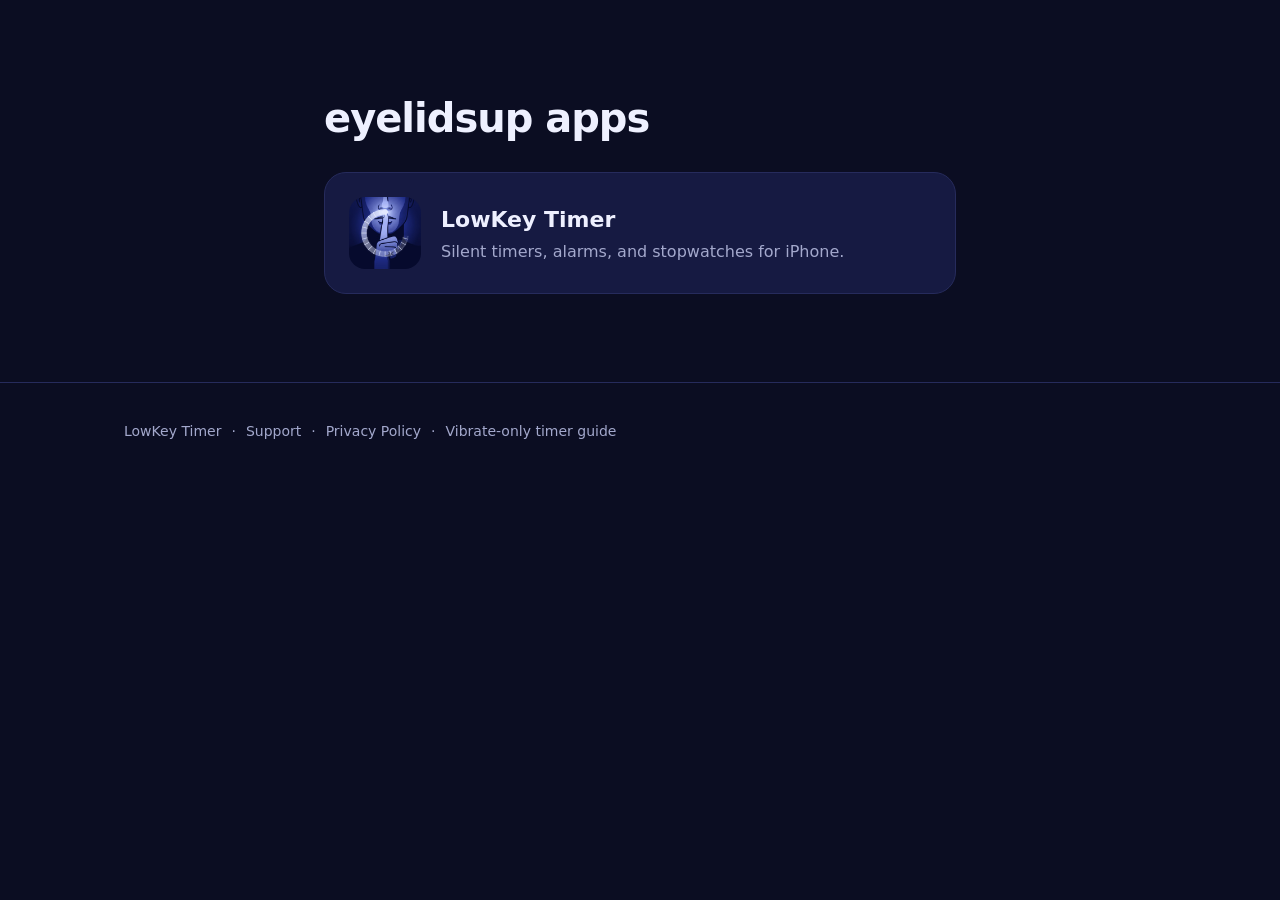
<file: index.html>
<!doctype html>
<html lang="en">
<head>
<meta charset="utf-8">
<meta name="viewport" content="width=device-width, initial-scale=1">
<title>eyelidsup apps</title>
<link rel="stylesheet" href="/style.css?v=2">
<link rel="icon" href="/lowkey-timer/icon.jpg">
<link rel="apple-touch-icon" href="/lowkey-timer/icon.jpg">
<meta name="theme-color" content="#0b0d22">
</head>
<body>
<main class="apps">
<h1>eyelidsup apps</h1>
<div class="app-card">
<a href="/lowkey-timer/"><img src="/lowkey-timer/icon.jpg" alt="LowKey Timer app icon"></a>
<div>
<h2><a href="/lowkey-timer/">LowKey Timer</a></h2>
<p>Silent timers, alarms, and stopwatches for iPhone.</p>
</div>
</div>
</main>
<footer class="site-footer"><div>
<a href="/lowkey-timer/">LowKey Timer</a><span aria-hidden="true">·</span>
<a href="/lowkey-timer/support/">Support</a><span aria-hidden="true">·</span>
<a href="/lowkey-timer/privacy/">Privacy Policy</a><span aria-hidden="true">·</span>
<a href="/lowkey-timer/vibrate-only-timer/">Vibrate-only timer guide</a>
</div></footer>
</body>
</html>
</file>
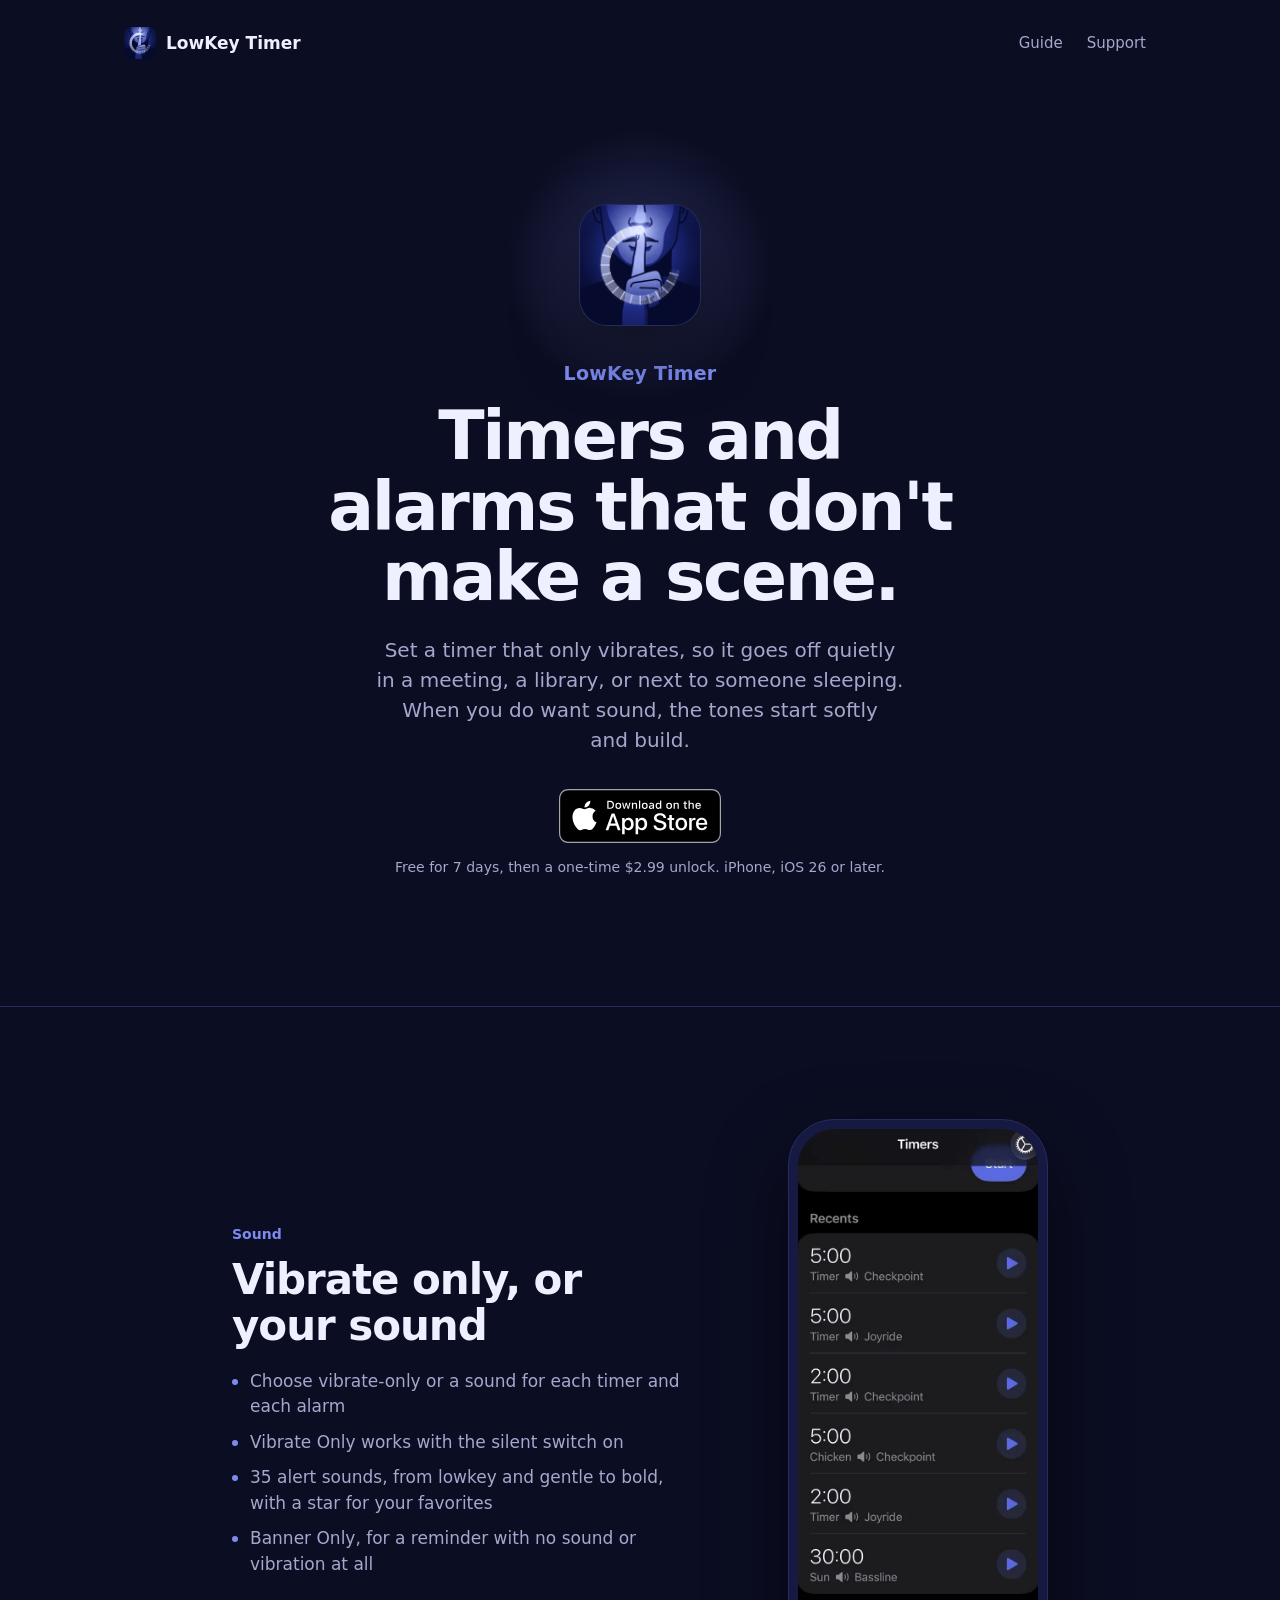
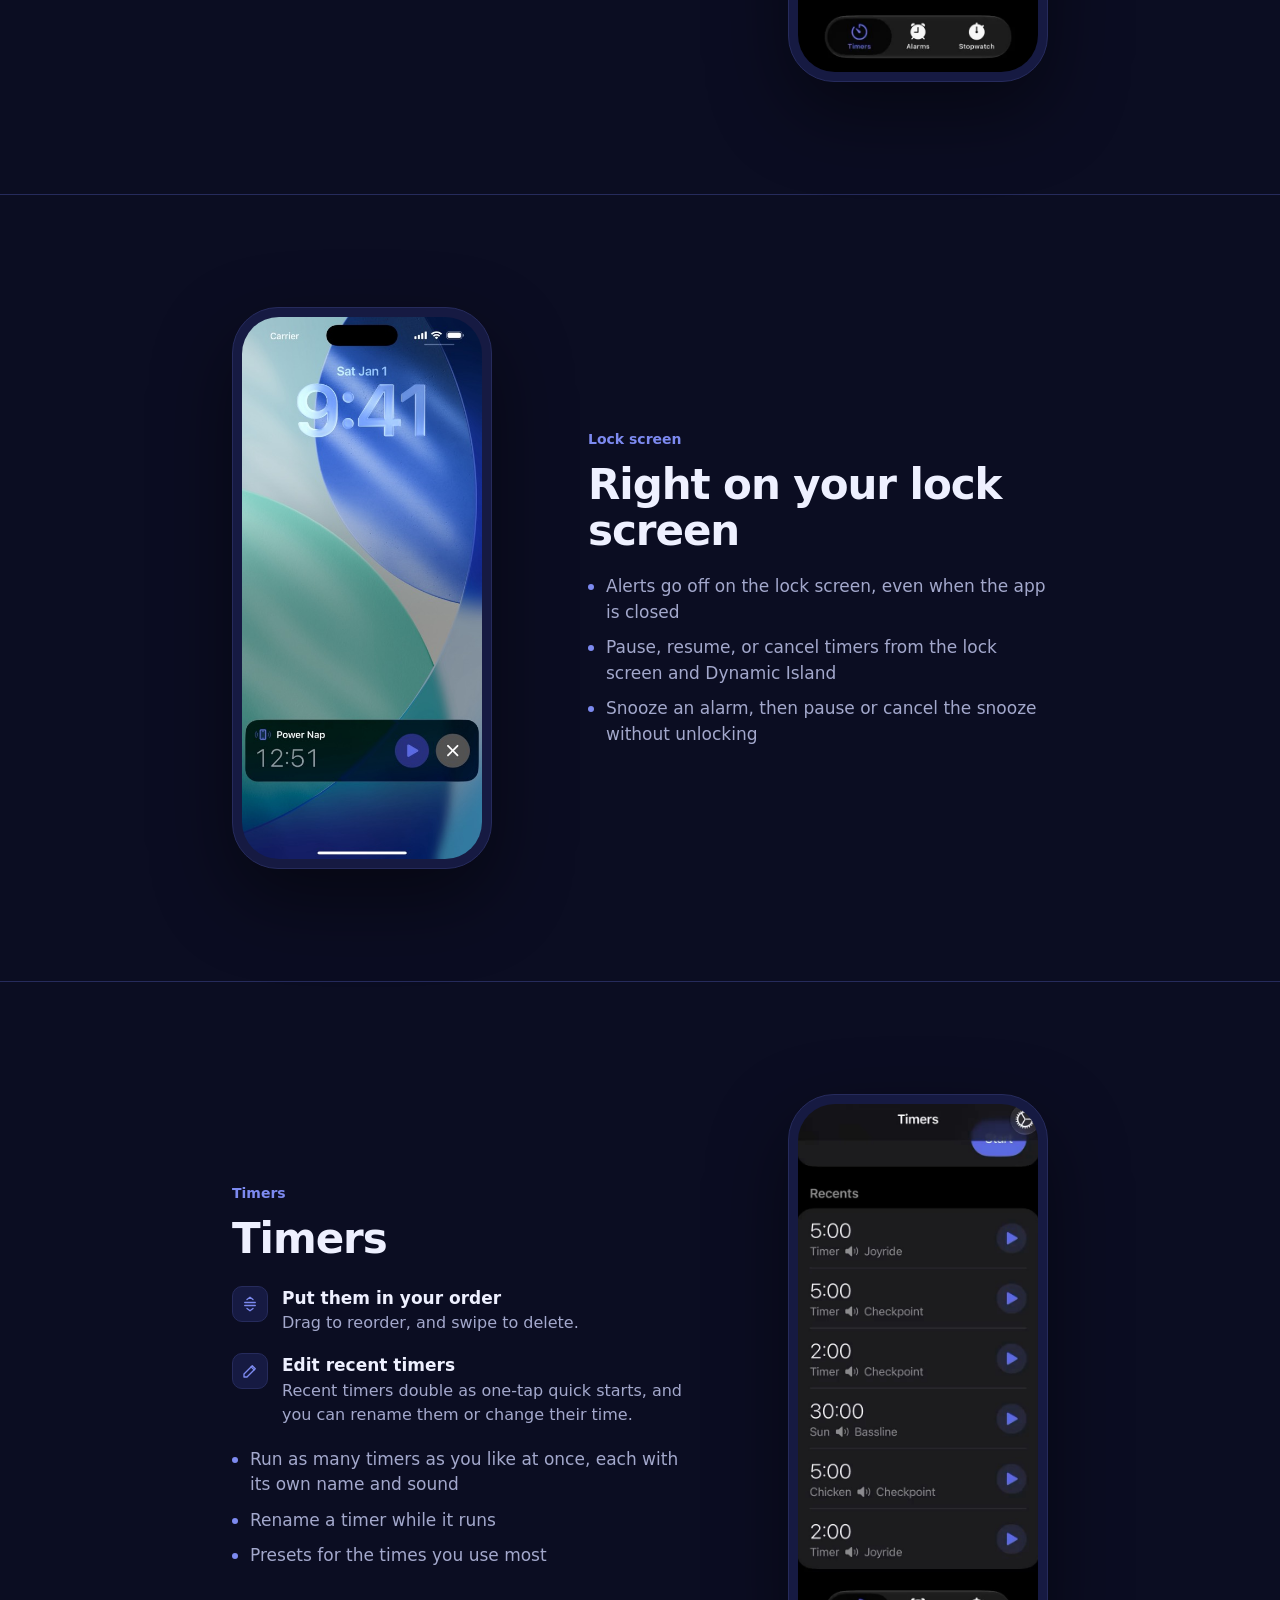
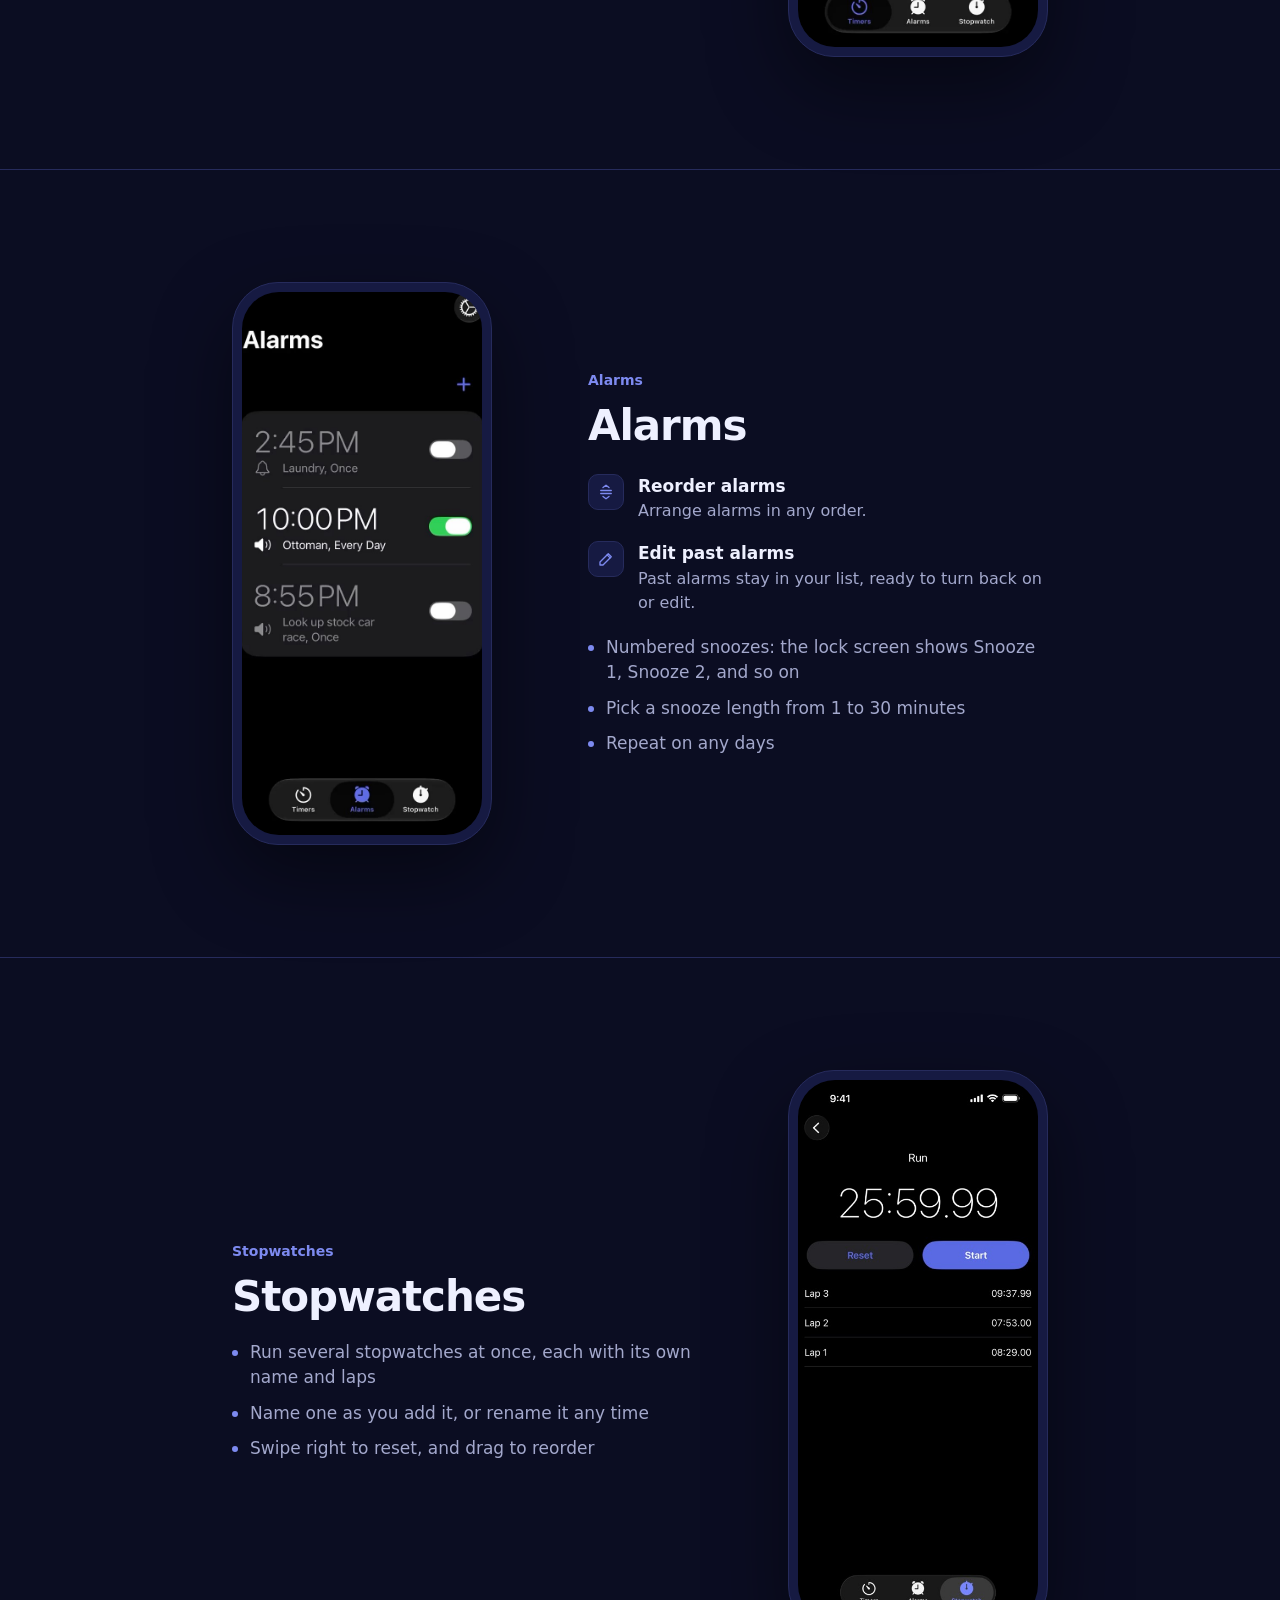
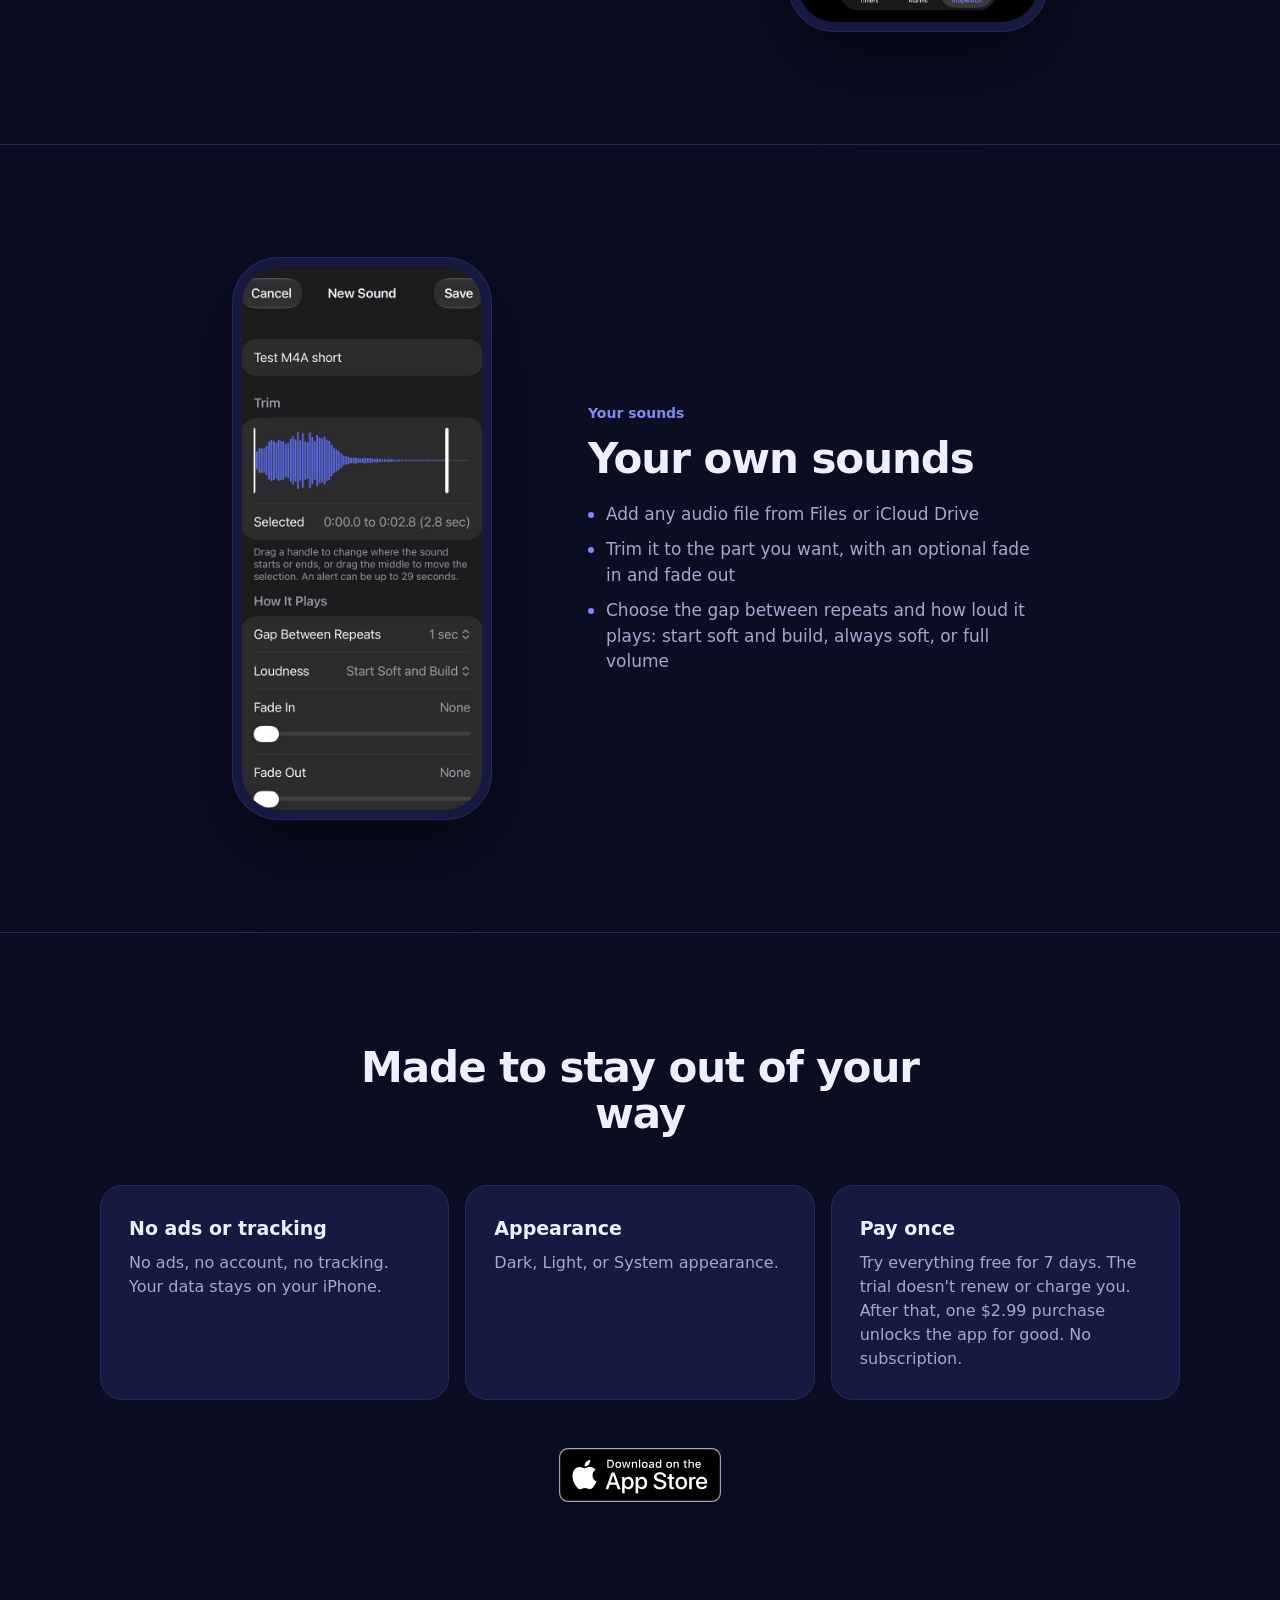
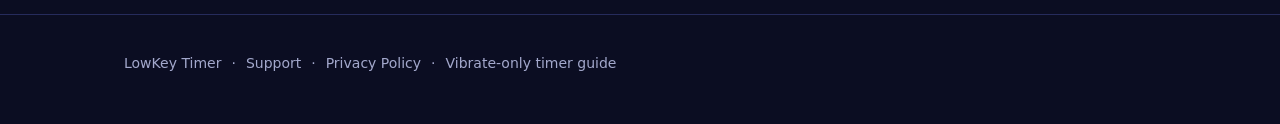
<file: lowkey-timer/index.html>
<!doctype html>
<html lang="en">
<head>
<meta charset="utf-8">
<meta name="viewport" content="width=device-width, initial-scale=1">
<title>LowKey Timer: Silent Timers, Alarms &amp; Stopwatches for iPhone</title>
<meta name="description" content="Vibrate-only timers and alarms for iPhone that go off on the lock screen. Run several timers at once, pick from 35 gentle-to-bold sounds or add your own. Free for 7 days, then $2.99 once.">
<link rel="canonical" href="https://eyelidsup.github.io/lowkey-timer/">
<link rel="stylesheet" href="/style.css?v=2">
<link rel="icon" href="/lowkey-timer/icon.jpg">
<link rel="apple-touch-icon" href="/lowkey-timer/icon.jpg">
<meta name="theme-color" content="#0b0d22">
<meta property="og:title" content="LowKey Timer">
<meta property="og:description" content="Silent timers, alarms, and stopwatches for iPhone.">
<meta property="og:image" content="https://eyelidsup.github.io/lowkey-timer/icon.jpg">
<script type="application/ld+json">
{
  "@context": "https://schema.org",
  "@type": "MobileApplication",
  "name": "LowKey Timer",
  "operatingSystem": "iOS 26",
  "applicationCategory": "UtilitiesApplication",
  "description": "Vibrate-only timers and alarms for iPhone that go off on the lock screen, plus stopwatches with laps.",
  "url": "https://eyelidsup.github.io/lowkey-timer/",
  "downloadUrl": "https://apps.apple.com/app/id6830889783",
  "offers": { "@type": "Offer", "price": "2.99", "priceCurrency": "USD" }
}
</script>
</head>
<body>
<header class="site-header">
<a class="home-link" href="/lowkey-timer/"><img src="/lowkey-timer/icon.jpg" alt=""><span>LowKey Timer</span></a>
<nav><a href="/lowkey-timer/vibrate-only-timer/">Guide</a><a href="/lowkey-timer/support/">Support</a></nav>
</header>
<main>
<section class="hero">
<div class="hero-icon"><img src="/lowkey-timer/icon.jpg" alt="LowKey Timer app icon"></div>
<h1>LowKey Timer</h1>
<p class="tagline">Timers and alarms that don't make a scene.</p>
<p class="pitch">Set a timer that only vibrates, so it goes off quietly in a meeting, a library, or next to someone sleeping. When you do want sound, the tones start softly and build.</p>
<a class="badge" href="https://apps.apple.com/app/id6830889783"><img src="/lowkey-timer/app-store-badge.svg" alt="Download on the App Store"></a>
<p class="price">Free for 7 days, then a one-time $2.99 unlock. iPhone, iOS 26 or later.</p>
</section>
<section class="section"><div class="row">
<div class="text">
<p class="label">Sound</p>
<h2>Vibrate only, or your sound</h2>
<ul class="dots">
<li>Choose vibrate-only or a sound for each timer and each alarm</li>
<li>Vibrate Only works with the silent switch on</li>
<li>35 alert sounds, from lowkey and gentle to bold, with a star for your favorites</li>
<li>Banner Only, for a reminder with no sound or vibration at all</li>
</ul>
</div>
<figure class="phone"><div class="screen"><video autoplay muted loop playsinline preload="metadata" poster="/lowkey-timer/media/timer-edit.jpg" aria-label="Editing a recent timer and switching it to Vibrate Only"><source src="/lowkey-timer/media/timer-edit.mp4" type="video/mp4"></video></div></figure>
</div></section>
<section class="section"><div class="row flip">
<div class="text">
<p class="label">Lock screen</p>
<h2>Right on your lock screen</h2>
<ul class="dots">
<li>Alerts go off on the lock screen, even when the app is closed</li>
<li>Pause, resume, or cancel timers from the lock screen and Dynamic Island</li>
<li>Snooze an alarm, then pause or cancel the snooze without unlocking</li>
</ul>
</div>
<figure class="phone"><div class="screen"><img src="/lowkey-timer/media/3-lock-screen.jpg" alt="A LowKey timer counting down on the lock screen" loading="lazy"></div></figure>
</div></section>
<section class="section"><div class="row">
<div class="text">
<p class="label">Timers</p>
<h2>Timers</h2>
<ul class="highlights">
<li><span class="tile"><svg aria-hidden="true" width="18" height="18" viewBox="0 0 24 24" fill="none" stroke="#7d8af0" stroke-width="1.8" stroke-linecap="round" stroke-linejoin="round"><path d="M8 6l4-3 4 3"/><path d="M8 18l4 3 4-3"/><path d="M5 10h14"/><path d="M5 14h14"/></svg></span><span><strong>Put them in your order</strong>Drag to reorder, and swipe to delete.</span></li>
<li><span class="tile"><svg aria-hidden="true" width="18" height="18" viewBox="0 0 24 24" fill="none" stroke="#7d8af0" stroke-width="1.8" stroke-linecap="round" stroke-linejoin="round"><path d="M4 20h4L19 9l-4-4L4 16z"/><path d="M13.5 6.5l4 4"/></svg></span><span><strong>Edit recent timers</strong>Recent timers double as one-tap quick starts, and you can rename them or change their time.</span></li>
</ul>
<ul class="dots">
<li>Run as many timers as you like at once, each with its own name and sound</li>
<li>Rename a timer while it runs</li>
<li>Presets for the times you use most</li>
</ul>
</div>
<figure class="phone"><div class="screen"><video autoplay muted loop playsinline preload="metadata" poster="/lowkey-timer/media/timer-reorder.jpg" aria-label="Dragging recent timers into a new order"><source src="/lowkey-timer/media/timer-reorder.mp4" type="video/mp4"></video></div></figure>
</div></section>
<section class="section"><div class="row flip">
<div class="text">
<p class="label">Alarms</p>
<h2>Alarms</h2>
<ul class="highlights">
<li><span class="tile"><svg aria-hidden="true" width="18" height="18" viewBox="0 0 24 24" fill="none" stroke="#7d8af0" stroke-width="1.8" stroke-linecap="round" stroke-linejoin="round"><path d="M8 6l4-3 4 3"/><path d="M8 18l4 3 4-3"/><path d="M5 10h14"/><path d="M5 14h14"/></svg></span><span><strong>Reorder alarms</strong>Arrange alarms in any order.</span></li>
<li><span class="tile"><svg aria-hidden="true" width="18" height="18" viewBox="0 0 24 24" fill="none" stroke="#7d8af0" stroke-width="1.8" stroke-linecap="round" stroke-linejoin="round"><path d="M4 20h4L19 9l-4-4L4 16z"/><path d="M13.5 6.5l4 4"/></svg></span><span><strong>Edit past alarms</strong>Past alarms stay in your list, ready to turn back on or edit.</span></li>
</ul>
<ul class="dots">
<li>Numbered snoozes: the lock screen shows Snooze 1, Snooze 2, and so on</li>
<li>Pick a snooze length from 1 to 30 minutes</li>
<li>Repeat on any days</li>
</ul>
</div>
<figure class="phone"><div class="screen"><video autoplay muted loop playsinline preload="metadata" poster="/lowkey-timer/media/alarm-edit.jpg" aria-label="Reordering alarms and editing one"><source src="/lowkey-timer/media/alarm-edit.mp4" type="video/mp4"></video></div></figure>
</div></section>
<section class="section"><div class="row">
<div class="text">
<p class="label">Stopwatches</p>
<h2>Stopwatches</h2>
<ul class="dots">
<li>Run several stopwatches at once, each with its own name and laps</li>
<li>Name one as you add it, or rename it any time</li>
<li>Swipe right to reset, and drag to reorder</li>
</ul>
</div>
<figure class="phone"><div class="screen"><img src="/lowkey-timer/media/6-laps.jpg" alt="A stopwatch with laps" loading="lazy"></div></figure>
</div></section>
<section class="section"><div class="row flip">
<div class="text">
<p class="label">Your sounds</p>
<h2>Your own sounds</h2>
<ul class="dots">
<li>Add any audio file from Files or iCloud Drive</li>
<li>Trim it to the part you want, with an optional fade in and fade out</li>
<li>Choose the gap between repeats and how loud it plays: start soft and build, always soft, or full volume</li>
</ul>
</div>
<figure class="phone"><div class="screen"><video autoplay muted loop playsinline preload="metadata" poster="/lowkey-timer/media/custom-sound.jpg" aria-label="Adding an audio file as a sound, trimming it, and adding a fade"><source src="/lowkey-timer/media/custom-sound.mp4" type="video/mp4"></video></div></figure>
</div></section>
<section class="section">
<div class="center"><h2>Made to stay out of your way</h2></div>
<div class="cards">
<div class="card"><h3>No ads or tracking</h3><p>No ads, no account, no tracking. Your data stays on your iPhone.</p></div>
<div class="card"><h3>Appearance</h3><p>Dark, Light, or System appearance.</p></div>
<div class="card"><h3>Pay once</h3><p>Try everything free for 7 days. The trial doesn't renew or charge you. After that, one $2.99 purchase unlocks the app for good. No subscription.</p></div>
</div>
<div class="closing"><a class="badge" href="https://apps.apple.com/app/id6830889783"><img src="/lowkey-timer/app-store-badge.svg" alt="Download on the App Store"></a></div>
</section>
</main>
<footer class="site-footer"><div>
<a href="/lowkey-timer/">LowKey Timer</a><span aria-hidden="true">·</span>
<a href="/lowkey-timer/support/">Support</a><span aria-hidden="true">·</span>
<a href="/lowkey-timer/privacy/">Privacy Policy</a><span aria-hidden="true">·</span>
<a href="/lowkey-timer/vibrate-only-timer/">Vibrate-only timer guide</a>
</div></footer>
</body>
</html>
</file>
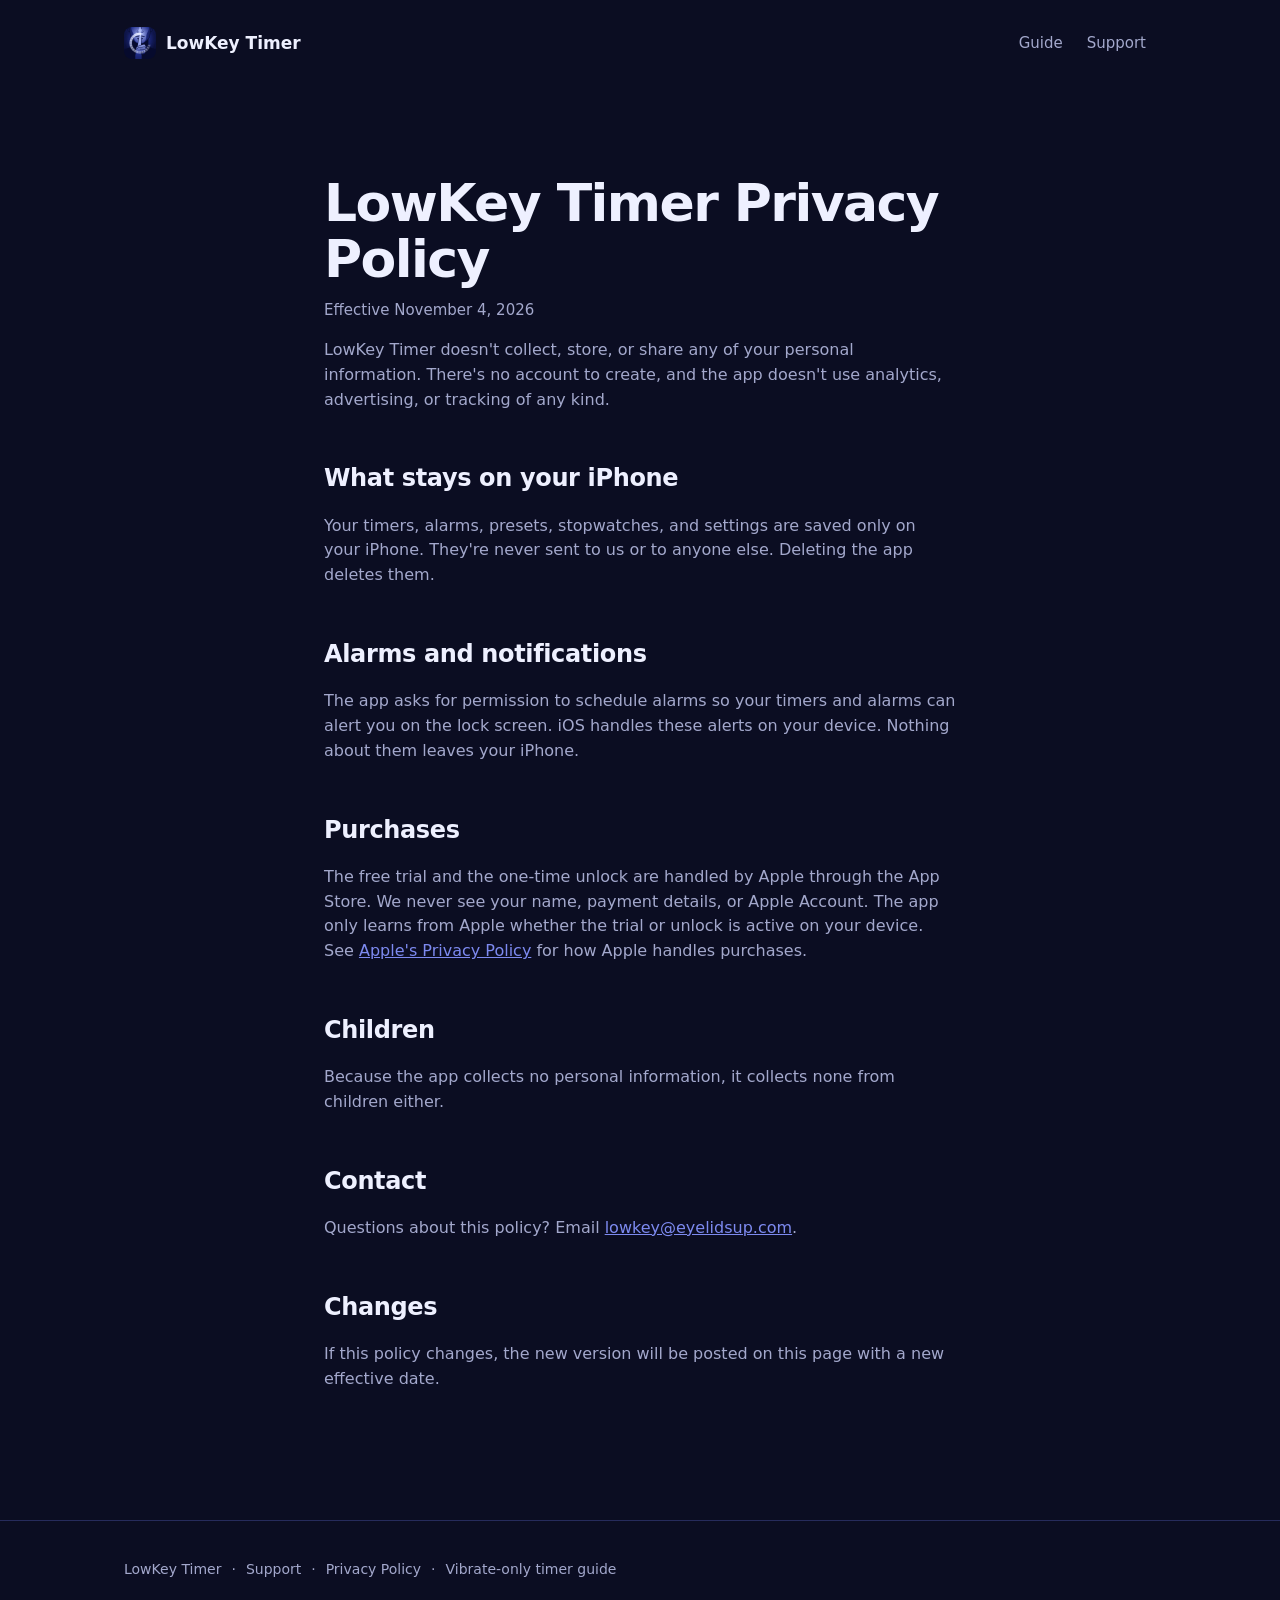
<file: lowkey-timer/privacy/index.html>
<!doctype html>
<html lang="en">
<head>
<meta charset="utf-8">
<meta name="viewport" content="width=device-width, initial-scale=1">
<title>LowKey Timer Privacy Policy</title>
<link rel="stylesheet" href="/style.css?v=2">
<link rel="icon" href="/lowkey-timer/icon.jpg">
<link rel="apple-touch-icon" href="/lowkey-timer/icon.jpg">
<meta name="theme-color" content="#0b0d22">
</head>
<body>
<header class="site-header">
<a class="home-link" href="/lowkey-timer/"><img src="/lowkey-timer/icon.jpg" alt=""><span>LowKey Timer</span></a>
<nav><a href="/lowkey-timer/vibrate-only-timer/">Guide</a><a href="/lowkey-timer/support/">Support</a></nav>
</header>
<main class="page">
<h1>LowKey Timer Privacy Policy</h1>
<p class="effective">Effective November 4, 2026</p>

<p>LowKey Timer doesn't collect, store, or share any of your personal information. There's no account to create, and the app doesn't use analytics, advertising, or tracking of any kind.</p>

<h2>What stays on your iPhone</h2>
<p>Your timers, alarms, presets, stopwatches, and settings are saved only on your iPhone. They're never sent to us or to anyone else. Deleting the app deletes them.</p>

<h2>Alarms and notifications</h2>
<p>The app asks for permission to schedule alarms so your timers and alarms can alert you on the lock screen. iOS handles these alerts on your device. Nothing about them leaves your iPhone.</p>

<h2>Purchases</h2>
<p>The free trial and the one-time unlock are handled by Apple through the App Store. We never see your name, payment details, or Apple Account. The app only learns from Apple whether the trial or unlock is active on your device. See <a href="https://www.apple.com/legal/privacy/">Apple's Privacy Policy</a> for how Apple handles purchases.</p>

<h2>Children</h2>
<p>Because the app collects no personal information, it collects none from children either.</p>

<h2>Contact</h2>
<p>Questions about this policy? Email <a href="mailto:lowkey@eyelidsup.com">lowkey@eyelidsup.com</a>.</p>

<h2>Changes</h2>
<p>If this policy changes, the new version will be posted on this page with a new effective date.</p>
</main>
<footer class="site-footer"><div>
<a href="/lowkey-timer/">LowKey Timer</a><span aria-hidden="true">·</span>
<a href="/lowkey-timer/support/">Support</a><span aria-hidden="true">·</span>
<a href="/lowkey-timer/privacy/">Privacy Policy</a><span aria-hidden="true">·</span>
<a href="/lowkey-timer/vibrate-only-timer/">Vibrate-only timer guide</a>
</div></footer>
</body>
</html>
</file>
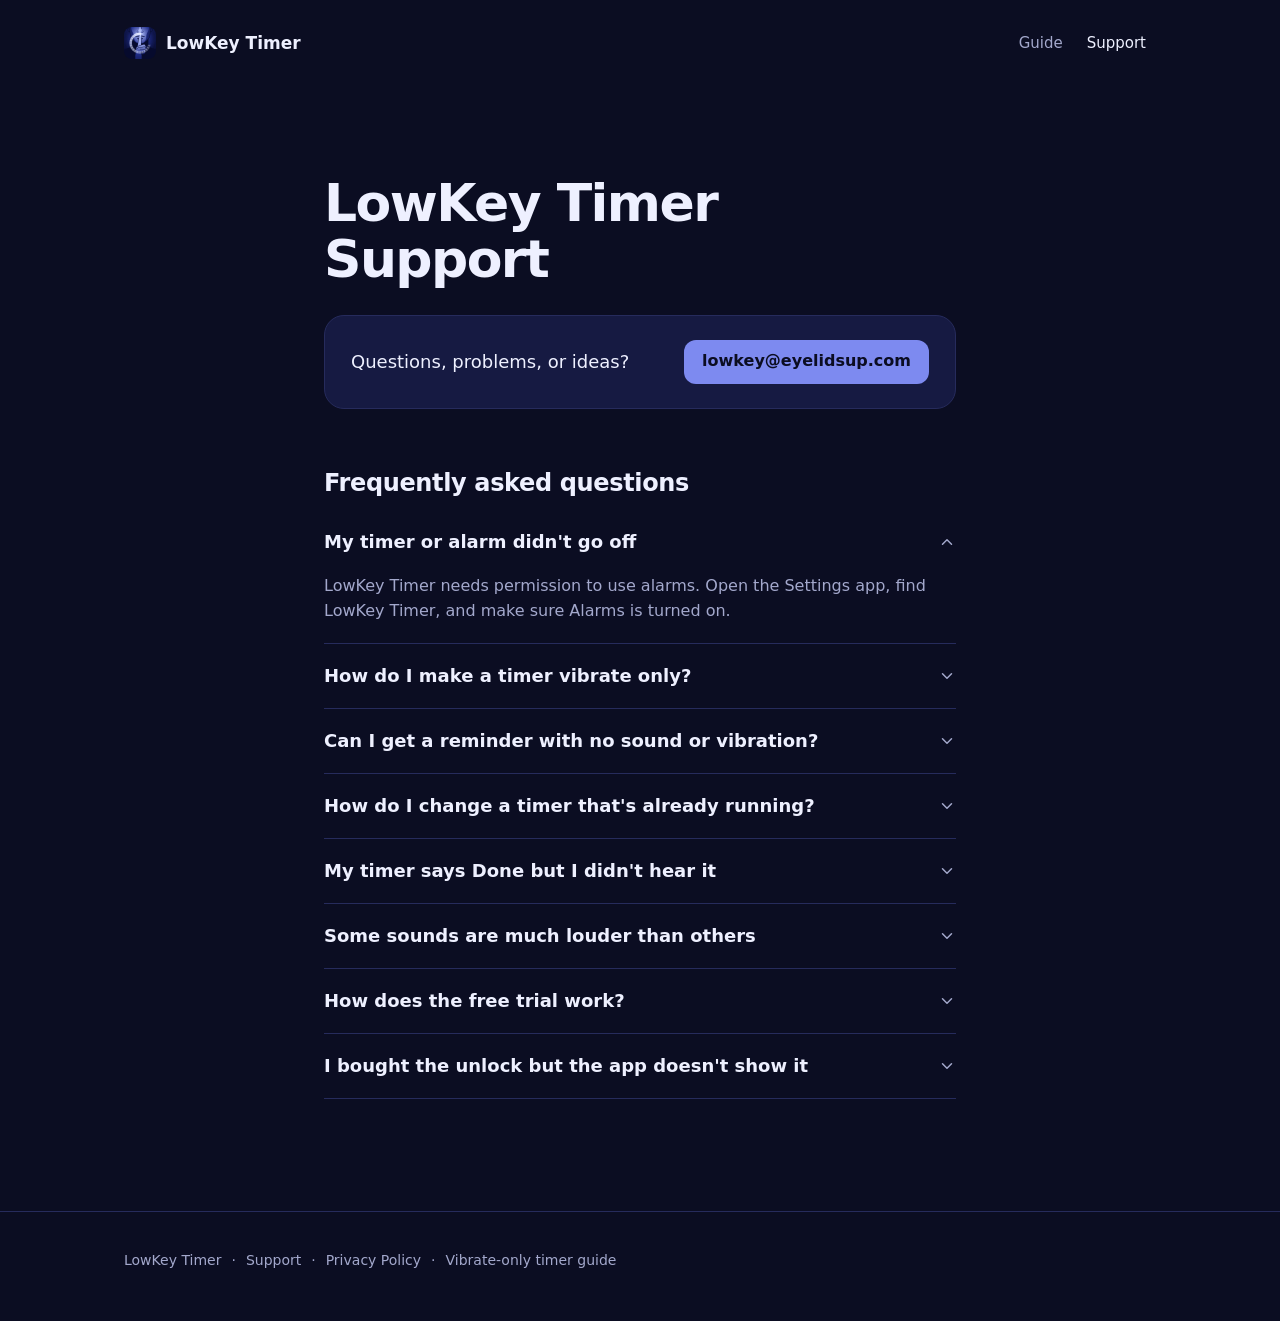
<file: lowkey-timer/support/index.html>
<!doctype html>
<html lang="en">
<head>
<meta charset="utf-8">
<meta name="viewport" content="width=device-width, initial-scale=1">
<title>LowKey Timer Support</title>
<link rel="stylesheet" href="/style.css?v=2">
<link rel="icon" href="/lowkey-timer/icon.jpg">
<link rel="apple-touch-icon" href="/lowkey-timer/icon.jpg">
<meta name="theme-color" content="#0b0d22">
</head>
<body>
<header class="site-header">
<a class="home-link" href="/lowkey-timer/"><img src="/lowkey-timer/icon.jpg" alt=""><span>LowKey Timer</span></a>
<nav><a href="/lowkey-timer/vibrate-only-timer/">Guide</a><a href="/lowkey-timer/support/" aria-current="page">Support</a></nav>
</header>
<main class="page">
<h1>LowKey Timer Support</h1>
<div class="contact"><p>Questions, problems, or ideas?</p><a class="button" href="mailto:lowkey@eyelidsup.com">lowkey@eyelidsup.com</a></div>
<h2 class="faq-title">Frequently asked questions</h2>
<details open><summary>My timer or alarm didn't go off<svg aria-hidden="true" width="18" height="18" viewBox="0 0 24 24" fill="none" stroke="#a3a8cc" stroke-width="2" stroke-linecap="round" stroke-linejoin="round"><path d="M6 9l6 6 6-6"/></svg></summary><p>LowKey Timer needs permission to use alarms. Open the Settings app, find LowKey Timer, and make sure Alarms is turned on.</p></details>
<details><summary>How do I make a timer vibrate only?<svg aria-hidden="true" width="18" height="18" viewBox="0 0 24 24" fill="none" stroke="#a3a8cc" stroke-width="2" stroke-linecap="round" stroke-linejoin="round"><path d="M6 9l6 6 6-6"/></svg></summary><p>When setting up a timer or alarm, tap When Timer Ends (or When Alarm Goes Off) and choose Vibrate Only. Step-by-step help is in the <a href="/lowkey-timer/vibrate-only-timer/">vibrate-only timer guide</a>.</p></details>
<details><summary>Can I get a reminder with no sound or vibration?<svg aria-hidden="true" width="18" height="18" viewBox="0 0 24 24" fill="none" stroke="#a3a8cc" stroke-width="2" stroke-linecap="round" stroke-linejoin="round"><path d="M6 9l6 6 6-6"/></svg></summary><p>Yes. Under When Timer Ends (or When Alarm Goes Off), choose Banner Only. You'll get a silent notification when time is up. Banner Only timers don't show a countdown on the lock screen, and Banner Only alarms can't snooze.</p></details>
<details><summary>How do I change a timer that's already running?<svg aria-hidden="true" width="18" height="18" viewBox="0 0 24 24" fill="none" stroke="#a3a8cc" stroke-width="2" stroke-linecap="round" stroke-linejoin="round"><path d="M6 9l6 6 6-6"/></svg></summary><p>Tap the timer's name. You can change its name and its sound, and it keeps counting down from where it was. To change the time, tap a timer in Recents instead.</p></details>
<details><summary>My timer says Done but I didn't hear it<svg aria-hidden="true" width="18" height="18" viewBox="0 0 24 24" fill="none" stroke="#a3a8cc" stroke-width="2" stroke-linecap="round" stroke-linejoin="round"><path d="M6 9l6 6 6-6"/></svg></summary><p>If another alarm or timer, from LowKey Timer or another app, goes off at the same moment, iPhone shows only one alert at a time. The other one either waits or ends quietly, and its card shows Done. Tap Stop on the card to clear it.</p></details>
<details><summary>Some sounds are much louder than others<svg aria-hidden="true" width="18" height="18" viewBox="0 0 24 24" fill="none" stroke="#a3a8cc" stroke-width="2" stroke-linecap="round" stroke-linejoin="round"><path d="M6 9l6 6 6-6"/></svg></summary><p>The gentle sounds start soft and build up. The Bold sounds (Beep, Sweep, Trill, Klaxon) are loud from the start, for when you need to be sure you hear them.</p></details>
<details><summary>How does the free trial work?<svg aria-hidden="true" width="18" height="18" viewBox="0 0 24 24" fill="none" stroke="#a3a8cc" stroke-width="2" stroke-linecap="round" stroke-linejoin="round"><path d="M6 9l6 6 6-6"/></svg></summary><p>Everything is free for 7 days. The trial doesn't renew or charge you. After that, a one-time purchase unlocks the app for good. There's no subscription. Timers and alarms you've already set keep working either way.</p></details>
<details><summary>I bought the unlock but the app doesn't show it<svg aria-hidden="true" width="18" height="18" viewBox="0 0 24 24" fill="none" stroke="#a3a8cc" stroke-width="2" stroke-linecap="round" stroke-linejoin="round"><path d="M6 9l6 6 6-6"/></svg></summary><p>Open Settings in the app (the gear at the top right) and tap Restore Purchases. Make sure you're signed in with the same Apple Account you used to buy it.</p></details>
</main>
<footer class="site-footer"><div>
<a href="/lowkey-timer/">LowKey Timer</a><span aria-hidden="true">·</span>
<a href="/lowkey-timer/support/">Support</a><span aria-hidden="true">·</span>
<a href="/lowkey-timer/privacy/">Privacy Policy</a><span aria-hidden="true">·</span>
<a href="/lowkey-timer/vibrate-only-timer/">Vibrate-only timer guide</a>
</div></footer>
</body>
</html>
</file>
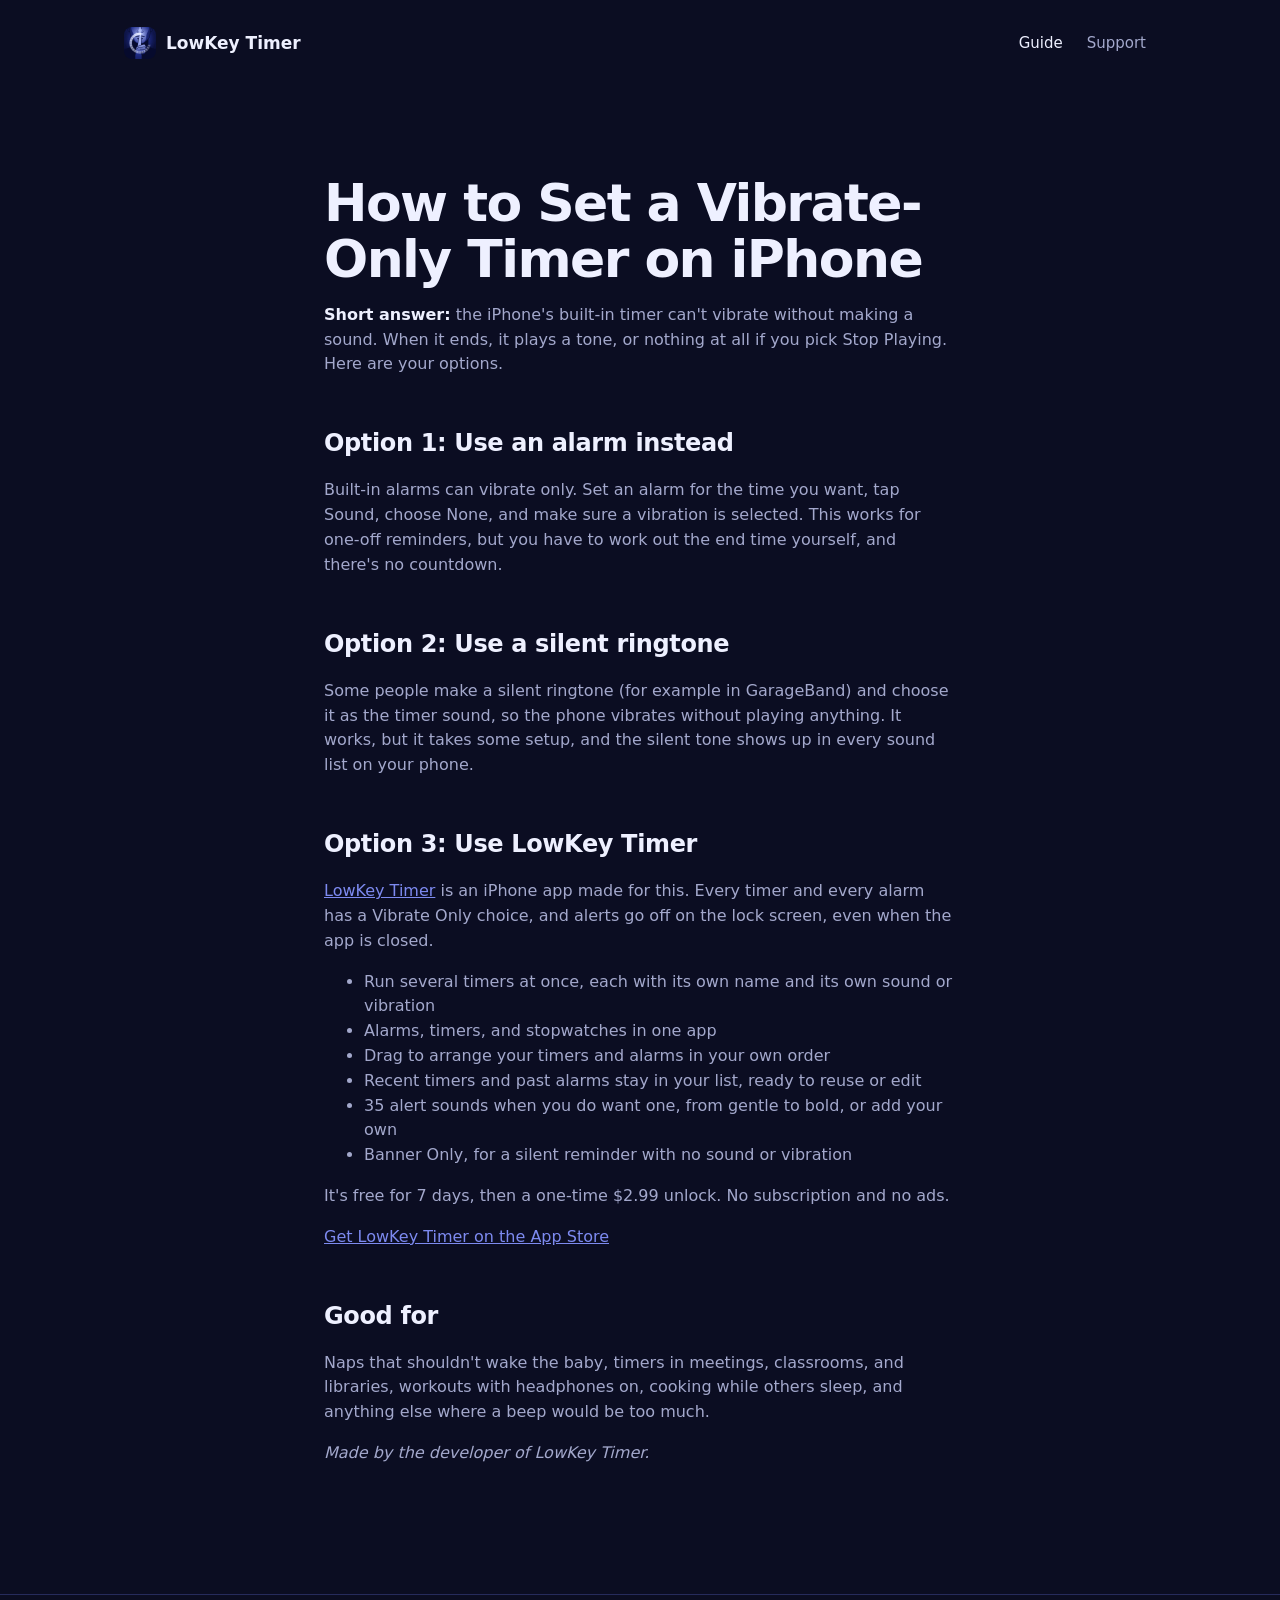
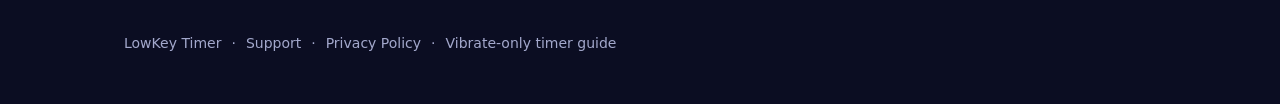
<file: lowkey-timer/vibrate-only-timer/index.html>
<!doctype html>
<html lang="en">
<head>
<meta charset="utf-8">
<meta name="viewport" content="width=device-width, initial-scale=1">
<title>How to Set a Vibrate-Only Timer on iPhone</title>
<meta name="description" content="The iPhone's built-in timer can't vibrate without a sound. Here are the workarounds, and an app that does vibrate-only timers and alarms on the lock screen.">
<link rel="canonical" href="https://eyelidsup.github.io/lowkey-timer/vibrate-only-timer/">
<link rel="stylesheet" href="/style.css?v=2">
<link rel="icon" href="/lowkey-timer/icon.jpg">
<link rel="apple-touch-icon" href="/lowkey-timer/icon.jpg">
<meta name="theme-color" content="#0b0d22">
<script type="application/ld+json">
{
  "@context": "https://schema.org",
  "@type": "FAQPage",
  "mainEntity": [{
    "@type": "Question",
    "name": "Does the iPhone have a vibrate-only timer?",
    "acceptedAnswer": {
      "@type": "Answer",
      "text": "Not in the built-in timer. It plays a sound or nothing at all. Alarms can be set to vibrate only by choosing None as the sound. For timers that vibrate without a sound, an app such as LowKey Timer adds a Vibrate Only option to every timer and alarm, and alerts go off on the lock screen."
    }
  }]
}
</script>
</head>
<body>
<header class="site-header">
<a class="home-link" href="/lowkey-timer/"><img src="/lowkey-timer/icon.jpg" alt=""><span>LowKey Timer</span></a>
<nav><a href="/lowkey-timer/vibrate-only-timer/" aria-current="page">Guide</a><a href="/lowkey-timer/support/">Support</a></nav>
</header>
<main class="page">
<h1>How to Set a Vibrate-Only Timer on iPhone</h1>
<p><strong>Short answer:</strong> the iPhone's built-in timer can't vibrate without making a sound. When it ends, it plays a tone, or nothing at all if you pick Stop Playing. Here are your options.</p>

<h2>Option 1: Use an alarm instead</h2>
<p>Built-in alarms can vibrate only. Set an alarm for the time you want, tap Sound, choose None, and make sure a vibration is selected. This works for one-off reminders, but you have to work out the end time yourself, and there's no countdown.</p>

<h2>Option 2: Use a silent ringtone</h2>
<p>Some people make a silent ringtone (for example in GarageBand) and choose it as the timer sound, so the phone vibrates without playing anything. It works, but it takes some setup, and the silent tone shows up in every sound list on your phone.</p>

<h2>Option 3: Use LowKey Timer</h2>
<p><a href="https://apps.apple.com/app/id6830889783">LowKey Timer</a> is an iPhone app made for this. Every timer and every alarm has a Vibrate Only choice, and alerts go off on the lock screen, even when the app is closed.</p>
<ul>
<li>Run several timers at once, each with its own name and its own sound or vibration</li>
<li>Alarms, timers, and stopwatches in one app</li>
<li>Drag to arrange your timers and alarms in your own order</li>
<li>Recent timers and past alarms stay in your list, ready to reuse or edit</li>
<li>35 alert sounds when you do want one, from gentle to bold, or add your own</li>
<li>Banner Only, for a silent reminder with no sound or vibration</li>
</ul>
<p>It's free for 7 days, then a one-time $2.99 unlock. No subscription and no ads.</p>
<p><a href="https://apps.apple.com/app/id6830889783">Get LowKey Timer on the App Store</a></p>

<h2>Good for</h2>
<p>Naps that shouldn't wake the baby, timers in meetings, classrooms, and libraries, workouts with headphones on, cooking while others sleep, and anything else where a beep would be too much.</p>

<p><em>Made by the developer of LowKey Timer.</em></p>

</main>
<footer class="site-footer"><div>
<a href="/lowkey-timer/">LowKey Timer</a><span aria-hidden="true">·</span>
<a href="/lowkey-timer/support/">Support</a><span aria-hidden="true">·</span>
<a href="/lowkey-timer/privacy/">Privacy Policy</a><span aria-hidden="true">·</span>
<a href="/lowkey-timer/vibrate-only-timer/">Vibrate-only timer guide</a>
</div></footer>
</body>
</html>
</file>
<file: style.css>
/* LowKey Timer site. Hush Blue on deep navy, always dark like the app's default look.
   Phone-first with no media queries: rows wrap, sizes scale with clamp(). */
:root {
  color-scheme: dark;
  --bg: #0b0d22;
  --surface: #161a42;
  --line: #262b5c;
  --text: #eef0ff;
  --muted: #a3a8cc;
  --accent: #7d8af0;
  --font: -apple-system, BlinkMacSystemFont, "SF Pro Text", system-ui, sans-serif;
}
* { box-sizing: border-box; }
body { margin: 0; background: var(--bg); color: var(--text); font-family: var(--font);
  line-height: 1.5; -webkit-font-smoothing: antialiased; }
a { color: var(--accent); }
a:hover { color: var(--text); }
img, video { display: block; }

/* Header and footer (every page) */
.site-header { max-width: 1080px; margin: 0 auto; padding: 20px 24px; display: flex;
  align-items: center; justify-content: space-between; gap: 16px; }
.home-link { display: flex; align-items: center; gap: 10px; min-height: 44px;
  color: var(--text); text-decoration: none; font-weight: 600; font-size: 17px; }
.home-link img { width: 32px; height: 32px; border-radius: 8px; }
.site-header nav { display: flex; gap: 4px; font-size: 15px; }
.site-header nav a { padding: 12px 10px; color: var(--muted); text-decoration: none; }
.site-header nav a[aria-current="page"], .site-header nav a:hover { color: var(--text); }
.site-footer { border-top: 1px solid var(--line); }
.site-footer div { max-width: 1080px; margin: 0 auto; padding: 28px 24px 40px; display: flex;
  flex-wrap: wrap; align-items: center; gap: 4px 0; font-size: 14px; color: var(--muted); }
.site-footer a { padding: 10px 0; color: var(--muted); text-decoration: none; }
.site-footer a:hover { color: var(--text); }
.site-footer span { padding: 0 10px; }

/* Home: hero */
.hero { max-width: 760px; margin: 0 auto; padding: clamp(48px, 9vw, 112px) 24px clamp(64px, 10vw, 128px);
  text-align: center; display: flex; flex-direction: column; align-items: center; }
.hero-icon { position: relative; width: 132px; height: 132px; display: flex; align-items: center;
  justify-content: center; margin-bottom: 28px; }
.hero-icon::before { content: ""; position: absolute; inset: -70px; border-radius: 50%;
  background: radial-gradient(closest-side, rgba(125,138,240,.28), rgba(125,138,240,0)); }
.hero-icon img { position: relative; width: 120px; height: 120px; border-radius: 27px;
  box-shadow: 0 0 0 1px var(--line), 0 24px 60px rgba(0,0,0,.5); }
.hero h1 { margin: 0 0 14px; font-size: 19px; font-weight: 600; letter-spacing: .01em; color: var(--accent); }
.tagline { margin: 0; font-size: clamp(38px, 6.4vw, 68px); line-height: 1.04; font-weight: 700;
  letter-spacing: -.035em; text-wrap: balance; }
.pitch { margin: 22px 0 0; max-width: 540px; font-size: clamp(17px, 1.6vw, 20px); color: var(--muted);
  text-wrap: pretty; }
.badge { display: inline-flex; min-height: 44px; border-radius: 9px; margin-top: 34px; }
.badge img { height: 54px; width: auto; }
.price { margin: 14px 0 0; font-size: 14px; color: var(--muted); }

/* Home: feature sections */
.section { border-top: 1px solid var(--line); padding: clamp(56px, 9vw, 112px) 24px; }
.row { max-width: 1080px; margin: 0 auto; display: flex; flex-wrap: wrap; align-items: center;
  justify-content: center; gap: 48px 96px; }
.row.flip { flex-direction: row-reverse; }
.text { flex: 1 1 320px; max-width: 460px; }
.label { margin: 0 0 12px; font-size: 14px; font-weight: 600; color: var(--accent); }
.section h2 { margin: 0; font-size: clamp(30px, 3.6vw, 42px); line-height: 1.1; font-weight: 700;
  letter-spacing: -.025em; }
.dots { margin: 20px 0 0; padding: 0; list-style: none; display: flex; flex-direction: column; gap: 10px; }
.dots li { position: relative; padding-left: 18px; font-size: 17px; color: var(--muted); }
.dots li::before { content: ""; position: absolute; left: 0; top: 10px; width: 6px; height: 6px;
  border-radius: 50%; background: var(--accent); }
.highlights { margin: 24px 0 0; padding: 0; list-style: none; display: flex; flex-direction: column; gap: 18px; }
.highlights li { display: flex; align-items: flex-start; gap: 14px; font-size: 16px; color: var(--muted); }
.tile { flex: 0 0 auto; width: 36px; height: 36px; border-radius: 10px; background: var(--surface);
  border: 1px solid var(--line); display: flex; align-items: center; justify-content: center; }
.highlights strong { display: block; font-size: 17px; font-weight: 600; color: var(--text); }

/* Phone frame for recordings and screenshots */
.phone { flex: 0 0 auto; width: 260px; aspect-ratio: 1170 / 2532; padding: 9px; border-radius: 46px;
  background: var(--surface); border: 1px solid var(--line); box-shadow: 0 30px 80px rgba(0,0,0,.45); margin: 0; }
.screen { width: 100%; height: 100%; border-radius: 37px; overflow: hidden; background: var(--bg); }
.screen img, .screen video { width: 100%; height: 100%; object-fit: cover; }

/* Home: closing cards */
.center { max-width: 620px; margin: 0 auto; text-align: center; }
.cards { max-width: 1080px; margin: 48px auto 0; display: flex; flex-wrap: wrap; gap: 16px; }
.card { flex: 1 1 260px; padding: 28px; border-radius: 22px; background: var(--surface); border: 1px solid var(--line); }
.card h3 { margin: 0; font-size: 19px; font-weight: 600; }
.card p { margin: 8px 0 0; font-size: 16px; color: var(--muted); }
.closing { margin-top: 48px; display: flex; justify-content: center; }
.closing .badge { margin-top: 0; }

/* Text pages: Support, Guide, Privacy */
.page { max-width: 680px; margin: 0 auto; padding: clamp(40px, 7vw, 88px) 24px clamp(64px, 9vw, 112px); line-height: 1.55; }
.page h1 { margin: 0; font-size: clamp(36px, 5vw, 52px); line-height: 1.08; font-weight: 700; letter-spacing: -.03em; }
.page h2 { margin: 48px 0 8px; font-size: 24px; font-weight: 700; letter-spacing: -.015em; }
.page p, .page li { color: var(--muted); }
.page strong { color: var(--text); }
.page .lead { font-size: 18px; margin-top: 20px; }
.page .effective { margin-top: 12px; font-size: 15px; }
.contact { margin-top: 28px; padding: 24px 26px; border-radius: 20px; background: var(--surface);
  border: 1px solid var(--line); display: flex; flex-wrap: wrap; align-items: center; justify-content: space-between; gap: 16px; }
.contact p { margin: 0; flex: 1 1 240px; font-size: 18px; color: var(--text); }
.button { display: inline-flex; align-items: center; min-height: 44px; padding: 0 18px; border-radius: 12px;
  background: var(--accent); color: var(--bg); font-size: 16px; font-weight: 600; text-decoration: none; }
.button:hover { color: var(--bg); background: #9aa4f5; }
.page h2.faq-title { margin-top: 56px; }
details { border-bottom: 1px solid var(--line); }
summary { cursor: pointer; list-style: none; display: flex; align-items: center; justify-content: space-between;
  gap: 16px; min-height: 44px; padding: 18px 0; font-size: 18px; font-weight: 600; color: var(--text); }
summary::-webkit-details-marker { display: none; }
summary svg { flex: 0 0 auto; transition: transform .2s; }
details[open] summary svg { transform: rotate(180deg); }
details p { margin: 0 0 20px; font-size: 16px; }

/* Developer root page */
.apps { max-width: 680px; margin: 0 auto; padding: clamp(40px, 7vw, 88px) 24px; }
.apps h1 { margin: 0 0 24px; font-size: clamp(30px, 4vw, 40px); letter-spacing: -.025em; }
.app-card { display: flex; flex-wrap: wrap; align-items: center; gap: 20px; padding: 24px; border-radius: 22px;
  background: var(--surface); border: 1px solid var(--line); }
.app-card img { width: 72px; height: 72px; border-radius: 16px; }
.app-card div { flex: 1 1 240px; }
.app-card h2 { margin: 0; font-size: 22px; }
.app-card h2 a { color: var(--text); text-decoration: none; }
.app-card p { margin: 4px 0 0; color: var(--muted); }
</file>
